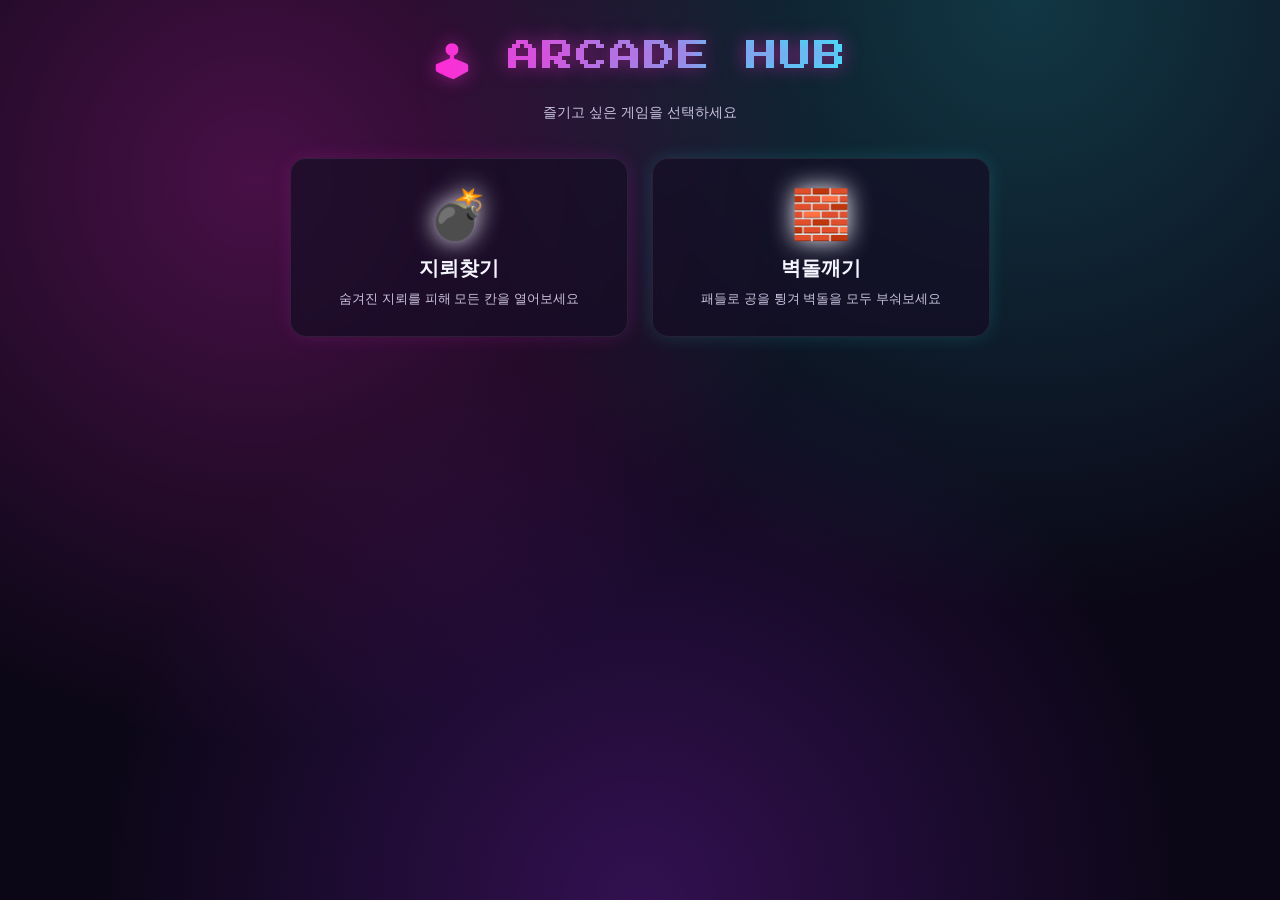
<file: index.html>
<!DOCTYPE html>
<html lang="ko">
<head>
<meta charset="UTF-8">
<title>아케이드 허브</title>
<link rel="stylesheet" href="arcade.css">
<style>
  .subtitle {
    color: #c9c2e0;
    margin-bottom: 36px;
    font-size: 14px;
    text-align: center;
  }
  .grid {
    display: grid;
    grid-template-columns: repeat(auto-fit, minmax(220px, 1fr));
    gap: 24px;
    max-width: 700px;
    width: 100%;
  }
  .card {
    display: block;
    text-decoration: none;
    color: inherit;
    padding: 28px 20px;
    border-radius: 16px;
    text-align: center;
    transition: transform 0.25s, box-shadow 0.25s, border-color 0.25s;
    border: 1px solid rgba(255,255,255,0.08);
  }
  .card .icon {
    font-size: 48px;
    display: block;
    margin-bottom: 12px;
    filter: drop-shadow(0 0 12px currentColor);
  }
  .card h2 {
    margin: 0 0 8px;
    font-size: 20px;
  }
  .card p {
    margin: 0;
    font-size: 13px;
    color: #c9c2e0;
  }
  .card.mine { box-shadow: 0 0 18px rgba(255, 43, 214, 0.15); }
  .card.mine:hover { transform: translateY(-6px) scale(1.03); border-color: var(--neon-pink); box-shadow: 0 0 28px rgba(255, 43, 214, 0.55); }
  .card.brick { box-shadow: 0 0 18px rgba(43, 247, 255, 0.15); }
  .card.brick:hover { transform: translateY(-6px) scale(1.03); border-color: var(--neon-cyan); box-shadow: 0 0 28px rgba(43, 247, 255, 0.55); }
</style>
</head>
<body>

<div class="arcade-title">🕹️ ARCADE HUB</div>
<div class="subtitle">즐기고 싶은 게임을 선택하세요</div>

<div class="grid">
  <a class="card panel-glass mine" href="minesweeper.html">
    <span class="icon">💣</span>
    <h2>지뢰찾기</h2>
    <p>숨겨진 지뢰를 피해 모든 칸을 열어보세요</p>
  </a>
  <a class="card panel-glass brick" href="breakout.html">
    <span class="icon">🧱</span>
    <h2>벽돌깨기</h2>
    <p>패들로 공을 튕겨 벽돌을 모두 부숴보세요</p>
  </a>
</div>

</body>
</html>
</file>
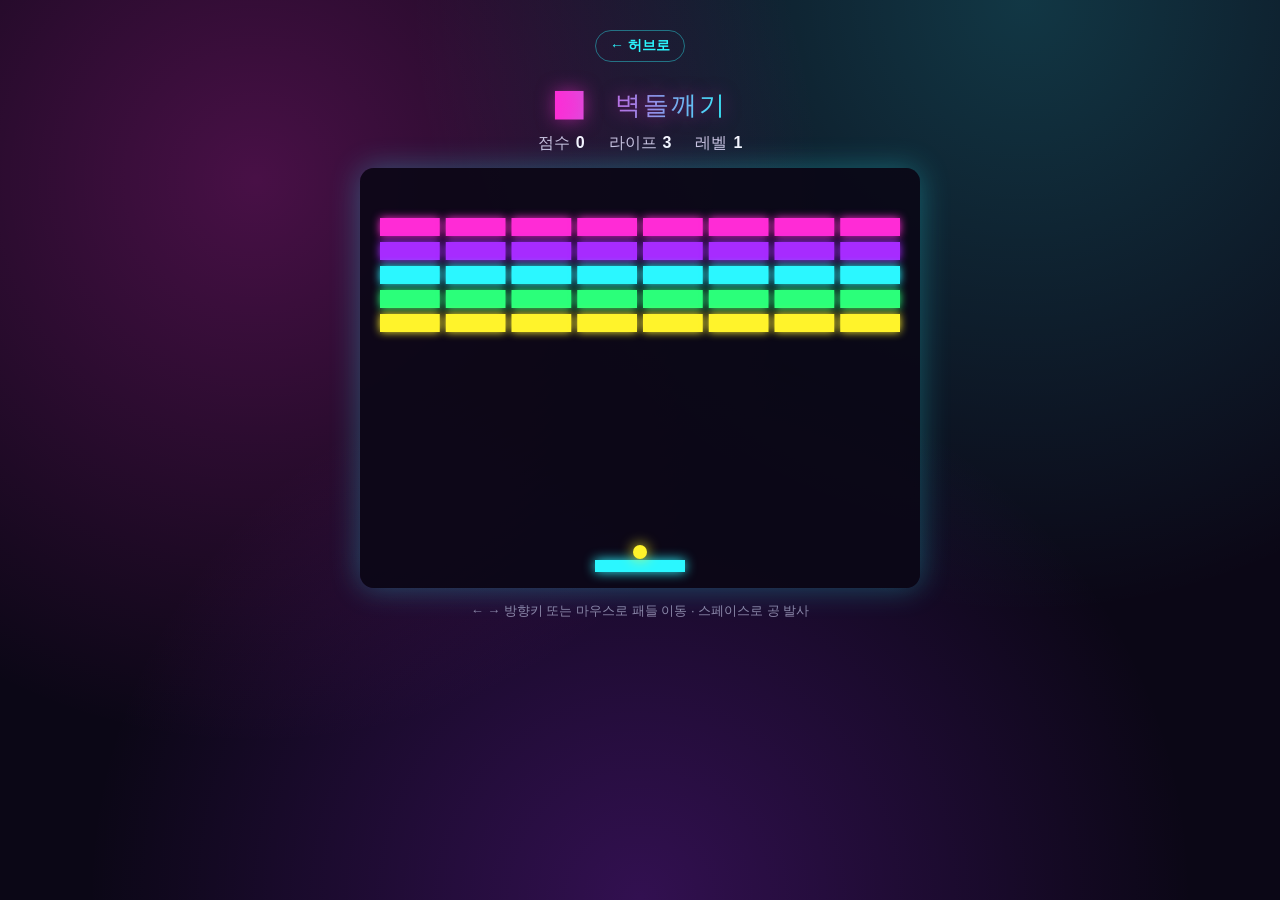
<file: breakout.html>
<!DOCTYPE html>
<html lang="ko">
<head>
<meta charset="UTF-8">
<title>벽돌깨기</title>
<link rel="stylesheet" href="arcade.css">
<style>
  .arcade-title { font-size: 26px; margin-bottom: 10px; }
  #hud {
    display: flex;
    gap: 24px;
    margin-bottom: 14px;
    font-weight: bold;
    font-size: 16px;
  }
  #hud span.label { color: #c9c2e0; font-weight: normal; margin-right: 6px; }
  #wrap { position: relative; }
  canvas {
    background: rgba(11, 7, 22, 0.9);
    border-radius: 14px;
    box-shadow: 0 0 30px rgba(43, 247, 255, 0.3);
    display: block;
  }
  #overlay {
    position: absolute;
    inset: 0;
    display: none;
    flex-direction: column;
    align-items: center;
    justify-content: center;
    gap: 14px;
    background: rgba(11, 7, 22, 0.85);
    border-radius: 14px;
    text-align: center;
  }
  #overlay h2 { margin: 0; font-size: 22px; }
  #overlay.show { display: flex; }
  #hint { margin-top: 14px; color: #8d86a8; font-size: 13px; }
</style>
</head>
<body>

<a class="hub-link" href="index.html">← 허브로</a>
<div class="arcade-title">🧱 벽돌깨기</div>

<div id="hud">
  <div><span class="label">점수</span><span id="score">0</span></div>
  <div><span class="label">라이프</span><span id="lives">3</span></div>
  <div><span class="label">레벨</span><span id="level">1</span></div>
</div>

<div id="wrap">
  <canvas id="game" width="560" height="420"></canvas>
  <div id="overlay">
    <h2 id="overlayText"></h2>
    <button class="neon-btn" id="restart">다시 시작</button>
  </div>
</div>

<div id="hint">← → 방향키 또는 마우스로 패들 이동 · 스페이스로 공 발사</div>

<script>
const canvas = document.getElementById('game');
const ctx = canvas.getContext('2d');
const W = canvas.width, H = canvas.height;

const scoreEl = document.getElementById('score');
const livesEl = document.getElementById('lives');
const levelEl = document.getElementById('level');
const overlay = document.getElementById('overlay');
const overlayText = document.getElementById('overlayText');
const restartBtn = document.getElementById('restart');

const PADDLE_W = 90, PADDLE_H = 12;
const BALL_R = 7;
const BRICK_ROWS = 5, BRICK_COLS = 8;
const BRICK_PAD = 6, BRICK_TOP = 50, BRICK_SIDE = 20;
const COLORS = ['#ff2bd6', '#a72bff', '#2bf7ff', '#2bff7a', '#fff32b'];

let paddle, ball, bricks, score, lives, level, running, launched, leftDown, rightDown;

function brickSize() {
  const w = (W - BRICK_SIDE * 2 - BRICK_PAD * (BRICK_COLS - 1)) / BRICK_COLS;
  return { w, h: 18 };
}

function initLevel(keepScore) {
  paddle = { x: W / 2 - PADDLE_W / 2, y: H - 28, w: PADDLE_W, h: PADDLE_H, speed: 7 };
  const speed = 4 + (level - 1) * 0.6;
  ball = { x: W / 2, y: paddle.y - BALL_R - 1, dx: speed * 0.6, dy: -speed, r: BALL_R };
  launched = false;

  const { w: bw, h: bh } = brickSize();
  bricks = [];
  for (let r = 0; r < BRICK_ROWS; r++) {
    for (let c = 0; c < BRICK_COLS; c++) {
      bricks.push({
        x: BRICK_SIDE + c * (bw + BRICK_PAD),
        y: BRICK_TOP + r * (bh + BRICK_PAD),
        w: bw, h: bh,
        alive: true,
        color: COLORS[r % COLORS.length],
      });
    }
  }
  if (!keepScore) { score = 0; lives = 3; level = 1; }
  scoreEl.textContent = score;
  livesEl.textContent = lives;
  levelEl.textContent = level;
}

function resetGame() {
  score = 0; lives = 3; level = 1;
  initLevel(true);
  running = true;
  overlay.classList.remove('show');
}

function loseLife() {
  lives--;
  livesEl.textContent = lives;
  if (lives <= 0) {
    endGame(false);
  } else {
    ball.x = W / 2;
    ball.y = paddle.y - BALL_R - 1;
    const speed = 4 + (level - 1) * 0.6;
    ball.dx = speed * 0.6;
    ball.dy = -speed;
    launched = false;
  }
}

function endGame(won) {
  running = false;
  overlay.classList.add('show');
  overlayText.textContent = won ? '🎉 모든 레벨 클리어!' : '💥 게임 오버';
}

function nextLevel() {
  level++;
  levelEl.textContent = level;
  if (level > 3) {
    endGame(true);
    return;
  }
  initLevel(true);
}

function update() {
  if (!running) return;

  if (leftDown) paddle.x -= paddle.speed;
  if (rightDown) paddle.x += paddle.speed;
  paddle.x = Math.max(0, Math.min(W - paddle.w, paddle.x));

  if (!launched) {
    ball.x = paddle.x + paddle.w / 2;
    ball.y = paddle.y - ball.r - 1;
    return;
  }

  ball.x += ball.dx;
  ball.y += ball.dy;

  if (ball.x - ball.r < 0) { ball.x = ball.r; ball.dx *= -1; }
  if (ball.x + ball.r > W) { ball.x = W - ball.r; ball.dx *= -1; }
  if (ball.y - ball.r < 0) { ball.y = ball.r; ball.dy *= -1; }

  if (ball.y + ball.r > H) {
    loseLife();
    return;
  }

  if (ball.y + ball.r >= paddle.y &&
      ball.y + ball.r <= paddle.y + paddle.h + 6 &&
      ball.x >= paddle.x &&
      ball.x <= paddle.x + paddle.w &&
      ball.dy > 0) {
    const hit = (ball.x - (paddle.x + paddle.w / 2)) / (paddle.w / 2);
    const speed = Math.hypot(ball.dx, ball.dy);
    ball.dx = hit * speed;
    ball.dy = -Math.sqrt(Math.max(speed * speed - ball.dx * ball.dx, (speed * 0.5) ** 2));
    ball.y = paddle.y - ball.r - 1;
  }

  let aliveCount = 0;
  for (const b of bricks) {
    if (!b.alive) continue;
    aliveCount++;
    if (ball.x + ball.r > b.x && ball.x - ball.r < b.x + b.w &&
        ball.y + ball.r > b.y && ball.y - ball.r < b.y + b.h) {
      b.alive = false;
      score += 10;
      scoreEl.textContent = score;

      const overlapLeft = (ball.x + ball.r) - b.x;
      const overlapRight = (b.x + b.w) - (ball.x - ball.r);
      const overlapTop = (ball.y + ball.r) - b.y;
      const overlapBottom = (b.y + b.h) - (ball.y - ball.r);
      const minOverlap = Math.min(overlapLeft, overlapRight, overlapTop, overlapBottom);
      if (minOverlap === overlapLeft || minOverlap === overlapRight) ball.dx *= -1;
      else ball.dy *= -1;
      aliveCount--;
      break;
    }
  }

  if (aliveCount === 0) nextLevel();
}

function draw() {
  ctx.clearRect(0, 0, W, H);

  for (const b of bricks) {
    if (!b.alive) continue;
    ctx.fillStyle = b.color;
    ctx.shadowColor = b.color;
    ctx.shadowBlur = 8;
    ctx.fillRect(b.x, b.y, b.w, b.h);
  }
  ctx.shadowBlur = 0;

  ctx.fillStyle = '#2bf7ff';
  ctx.shadowColor = '#2bf7ff';
  ctx.shadowBlur = 12;
  ctx.fillRect(paddle.x, paddle.y, paddle.w, paddle.h);

  ctx.beginPath();
  ctx.fillStyle = '#fff32b';
  ctx.shadowColor = '#fff32b';
  ctx.shadowBlur = 14;
  ctx.arc(ball.x, ball.y, ball.r, 0, Math.PI * 2);
  ctx.fill();
  ctx.shadowBlur = 0;
}

function loop() {
  update();
  draw();
  requestAnimationFrame(loop);
}

document.addEventListener('keydown', (e) => {
  if (e.key === 'ArrowLeft') leftDown = true;
  if (e.key === 'ArrowRight') rightDown = true;
  if (e.key === ' ') launched = true;
});
document.addEventListener('keyup', (e) => {
  if (e.key === 'ArrowLeft') leftDown = false;
  if (e.key === 'ArrowRight') rightDown = false;
});
canvas.addEventListener('mousemove', (e) => {
  const rect = canvas.getBoundingClientRect();
  const x = e.clientX - rect.left;
  paddle.x = Math.max(0, Math.min(W - paddle.w, x - paddle.w / 2));
});
canvas.addEventListener('click', () => { launched = true; });
restartBtn.addEventListener('click', resetGame);

resetGame();
loop();
</script>
</body>
</html>
</file>
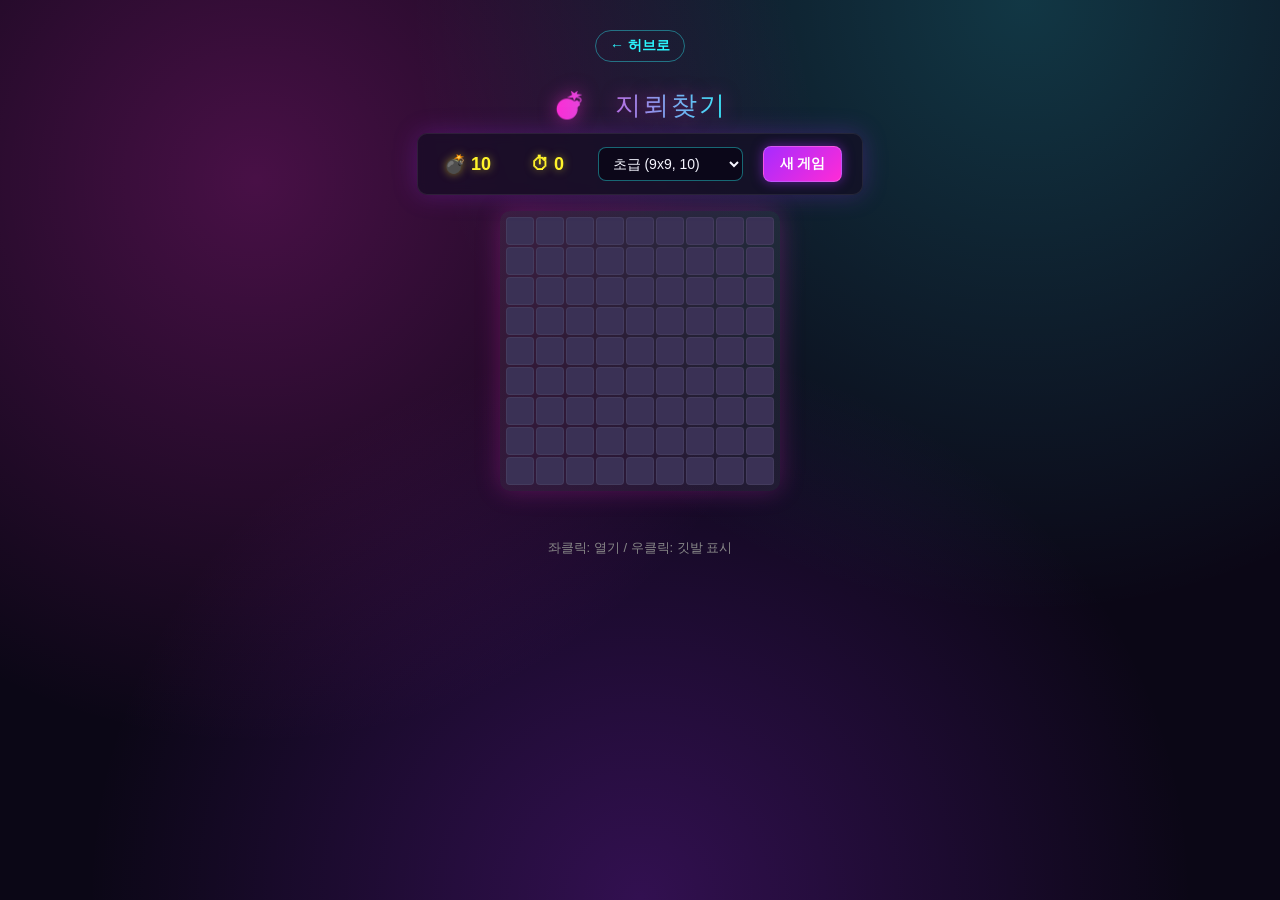
<file: minesweeper.html>
<!DOCTYPE html>
<html lang="ko">
<head>
<meta charset="UTF-8">
<title>지뢰찾기</title>
<link rel="stylesheet" href="arcade.css">
<style>
  .arcade-title { font-size: 26px; margin-bottom: 10px; }
  #panel {
    display: flex;
    align-items: center;
    gap: 20px;
    padding: 12px 20px;
    border-radius: 10px;
    margin-bottom: 16px;
  }
  #panel div { font-size: 18px; font-weight: bold; min-width: 60px; text-align: center; color: var(--neon-yellow); text-shadow: 0 0 8px rgba(255,243,43,0.5); }
  #board {
    display: grid;
    gap: 2px;
    background: rgba(255,255,255,0.06);
    padding: 6px;
    border-radius: 10px;
    box-shadow: 0 0 24px rgba(255, 43, 214, 0.25);
  }
  .cell {
    width: 28px;
    height: 28px;
    background: #3a3155;
    border: 1px solid rgba(255,255,255,0.05);
    border-radius: 4px;
    display: flex;
    align-items: center;
    justify-content: center;
    font-size: 14px;
    font-weight: bold;
    cursor: pointer;
    user-select: none;
    transition: background 0.1s;
  }
  .cell.revealed {
    background: #e7e3f5;
    color: #2a2140;
    cursor: default;
  }
  .cell.mine.revealed { background: var(--neon-pink); box-shadow: 0 0 10px var(--neon-pink); }
  .cell.flag { background: var(--neon-yellow); color: #2a2140; }
  .cell:hover:not(.revealed) { background: #564a7d; box-shadow: 0 0 8px rgba(43, 247, 255, 0.4); }
  #message { margin-top: 14px; font-size: 18px; font-weight: bold; height: 24px; }
  .n1 { color: #4d9bff; } .n2 { color: #2bff7a; } .n3 { color: #ff5b5b; }
  .n4 { color: #c77bff; } .n5 { color: #ff8a3d; } .n6 { color: #2bf7ff; }
  .n7 { color: #ffffff; } .n8 { color: #a59fc0; }
</style>
</head>
<body>

<a class="hub-link" href="index.html">← 허브로</a>
<div class="arcade-title">💣 지뢰찾기</div>

<div id="panel" class="panel-glass">
  <div id="mineCount">💣 10</div>
  <div id="timer">⏱ 0</div>
  <select id="difficulty" class="neon-select">
    <option value="easy">초급 (9x9, 10)</option>
    <option value="medium">중급 (16x16, 40)</option>
    <option value="hard">고급 (16x30, 99)</option>
  </select>
  <button id="reset" class="neon-btn">새 게임</button>
</div>

<div id="board"></div>
<div id="message"></div>
<div style="margin-top:10px; color:#888; font-size:13px;">좌클릭: 열기 / 우클릭: 깃발 표시</div>

<script>
const boardEl = document.getElementById('board');
const mineCountEl = document.getElementById('mineCount');
const timerEl = document.getElementById('timer');
const messageEl = document.getElementById('message');
const difficultySel = document.getElementById('difficulty');
const resetBtn = document.getElementById('reset');

const DIFFICULTIES = {
  easy: { rows: 9, cols: 9, mines: 10 },
  medium: { rows: 16, cols: 16, mines: 40 },
  hard: { rows: 16, cols: 30, mines: 99 },
};

let rows, cols, mines, grid, revealedCount, flagsPlaced, gameOver, gameWon, firstClick, timerInterval, seconds;

function init() {
  const d = DIFFICULTIES[difficultySel.value];
  rows = d.rows; cols = d.cols; mines = d.mines;
  grid = [];
  revealedCount = 0;
  flagsPlaced = 0;
  gameOver = false;
  gameWon = false;
  firstClick = true;
  seconds = 0;
  clearInterval(timerInterval);
  timerEl.textContent = '⏱ 0';
  mineCountEl.textContent = '💣 ' + mines;
  messageEl.textContent = '';

  for (let r = 0; r < rows; r++) {
    const row = [];
    for (let c = 0; c < cols; c++) {
      row.push({ mine: false, revealed: false, flagged: false, count: 0 });
    }
    grid.push(row);
  }

  boardEl.style.gridTemplateColumns = `repeat(${cols}, 28px)`;
  boardEl.innerHTML = '';
  for (let r = 0; r < rows; r++) {
    for (let c = 0; c < cols; c++) {
      const cell = document.createElement('div');
      cell.className = 'cell';
      cell.dataset.r = r;
      cell.dataset.c = c;
      cell.addEventListener('click', onLeftClick);
      cell.addEventListener('contextmenu', onRightClick);
      boardEl.appendChild(cell);
    }
  }
}

function placeMines(excludeR, excludeC) {
  let placed = 0;
  while (placed < mines) {
    const r = Math.floor(Math.random() * rows);
    const c = Math.floor(Math.random() * cols);
    if (grid[r][c].mine) continue;
    if (Math.abs(r - excludeR) <= 1 && Math.abs(c - excludeC) <= 1) continue;
    grid[r][c].mine = true;
    placed++;
  }
  for (let r = 0; r < rows; r++) {
    for (let c = 0; c < cols; c++) {
      if (grid[r][c].mine) continue;
      grid[r][c].count = countNeighborMines(r, c);
    }
  }
}

function countNeighborMines(r, c) {
  let count = 0;
  for (let dr = -1; dr <= 1; dr++) {
    for (let dc = -1; dc <= 1; dc++) {
      if (dr === 0 && dc === 0) continue;
      const nr = r + dr, nc = c + dc;
      if (nr >= 0 && nr < rows && nc >= 0 && nc < cols && grid[nr][nc].mine) count++;
    }
  }
  return count;
}

function startTimer() {
  timerInterval = setInterval(() => {
    seconds++;
    timerEl.textContent = '⏱ ' + seconds;
  }, 1000);
}

function getCellEl(r, c) {
  return boardEl.children[r * cols + c];
}

function onLeftClick(e) {
  if (gameOver || gameWon) return;
  const r = parseInt(e.currentTarget.dataset.r);
  const c = parseInt(e.currentTarget.dataset.c);
  const cell = grid[r][c];
  if (cell.flagged || cell.revealed) return;

  if (firstClick) {
    placeMines(r, c);
    firstClick = false;
    startTimer();
  }

  if (cell.mine) {
    revealAllMines();
    endGame(false);
    return;
  }

  reveal(r, c);
  checkWin();
}

function onRightClick(e) {
  e.preventDefault();
  if (gameOver || gameWon) return;
  const r = parseInt(e.currentTarget.dataset.r);
  const c = parseInt(e.currentTarget.dataset.c);
  const cell = grid[r][c];
  if (cell.revealed) return;

  cell.flagged = !cell.flagged;
  flagsPlaced += cell.flagged ? 1 : -1;
  mineCountEl.textContent = '💣 ' + (mines - flagsPlaced);
  renderCell(r, c);
}

function reveal(r, c) {
  if (r < 0 || r >= rows || c < 0 || c >= cols) return;
  const cell = grid[r][c];
  if (cell.revealed || cell.flagged) return;
  cell.revealed = true;
  revealedCount++;
  renderCell(r, c);

  if (cell.count === 0 && !cell.mine) {
    for (let dr = -1; dr <= 1; dr++) {
      for (let dc = -1; dc <= 1; dc++) {
        if (dr === 0 && dc === 0) continue;
        reveal(r + dr, c + dc);
      }
    }
  }
}

function renderCell(r, c) {
  const cell = grid[r][c];
  const el = getCellEl(r, c);
  el.className = 'cell';
  el.textContent = '';

  if (cell.flagged && !cell.revealed) {
    el.classList.add('flag');
    el.textContent = '🚩';
    return;
  }

  if (!cell.revealed) return;

  el.classList.add('revealed');
  if (cell.mine) {
    el.classList.add('mine');
    el.textContent = '💣';
  } else if (cell.count > 0) {
    el.textContent = cell.count;
    el.classList.add('n' + cell.count);
  }
}

function revealAllMines() {
  for (let r = 0; r < rows; r++) {
    for (let c = 0; c < cols; c++) {
      if (grid[r][c].mine) {
        grid[r][c].revealed = true;
        renderCell(r, c);
      }
    }
  }
}

function checkWin() {
  if (revealedCount === rows * cols - mines) {
    endGame(true);
  }
}

function endGame(won) {
  gameOver = !won;
  gameWon = won;
  clearInterval(timerInterval);
  messageEl.textContent = won ? '🎉 승리했습니다!' : '💥 게임 오버!';
  messageEl.style.color = won ? '#27ae60' : '#e74c3c';
}

resetBtn.addEventListener('click', init);
difficultySel.addEventListener('change', init);

init();
</script>
</body>
</html>
</file>
<file: arcade.css>
@import url('https://fonts.googleapis.com/css2?family=Press+Start+2P&display=swap');

:root {
  --neon-pink: #ff2bd6;
  --neon-cyan: #2bf7ff;
  --neon-yellow: #fff32b;
  --neon-purple: #a72bff;
  --neon-green: #2bff7a;
  --bg-deep: #0b0716;
}

* { box-sizing: border-box; }

body {
  margin: 0;
  min-height: 100vh;
  font-family: -apple-system, "Malgun Gothic", sans-serif;
  color: #f5f5ff;
  background:
    radial-gradient(circle at 20% 20%, rgba(255, 43, 214, 0.25), transparent 45%),
    radial-gradient(circle at 80% 0%, rgba(43, 247, 255, 0.2), transparent 45%),
    radial-gradient(circle at 50% 100%, rgba(167, 43, 255, 0.25), transparent 50%),
    var(--bg-deep);
  display: flex;
  flex-direction: column;
  align-items: center;
  padding: 30px 16px 50px;
}

.arcade-title {
  font-family: "Press Start 2P", -apple-system, sans-serif;
  font-size: 32px;
  text-align: center;
  letter-spacing: 2px;
  margin: 10px 0 24px;
  background: linear-gradient(90deg, var(--neon-pink), var(--neon-cyan), var(--neon-yellow));
  background-size: 200% auto;
  -webkit-background-clip: text;
  background-clip: text;
  color: transparent;
  animation: shine 3s linear infinite, flicker 4s infinite;
  text-shadow: 0 0 18px rgba(255, 43, 214, 0.5);
}

@keyframes shine {
  to { background-position: 200% center; }
}

@keyframes flicker {
  0%, 96%, 100% { opacity: 1; }
  97% { opacity: 0.85; }
  98% { opacity: 1; }
}

.hub-link {
  display: inline-flex;
  align-items: center;
  gap: 6px;
  color: var(--neon-cyan);
  text-decoration: none;
  font-weight: bold;
  font-size: 14px;
  margin-bottom: 16px;
  padding: 6px 14px;
  border: 1px solid rgba(43, 247, 255, 0.4);
  border-radius: 20px;
  transition: all 0.2s;
}

.hub-link:hover {
  background: rgba(43, 247, 255, 0.15);
  box-shadow: 0 0 14px rgba(43, 247, 255, 0.5);
}

.neon-btn {
  font-size: 14px;
  padding: 8px 16px;
  border-radius: 8px;
  border: 1px solid rgba(255,255,255,0.2);
  cursor: pointer;
  font-weight: bold;
  background: linear-gradient(135deg, var(--neon-purple), var(--neon-pink));
  color: white;
  box-shadow: 0 0 12px rgba(167, 43, 255, 0.5);
  transition: transform 0.15s, box-shadow 0.15s;
}

.neon-btn:hover {
  transform: translateY(-2px);
  box-shadow: 0 0 20px rgba(255, 43, 214, 0.7);
}

select.neon-select {
  font-size: 14px;
  padding: 7px 10px;
  border-radius: 8px;
  border: 1px solid rgba(43, 247, 255, 0.4);
  background: rgba(11, 7, 22, 0.8);
  color: #f5f5ff;
  cursor: pointer;
}

.panel-glass {
  background: rgba(20, 14, 36, 0.7);
  border: 1px solid rgba(255, 255, 255, 0.08);
  backdrop-filter: blur(6px);
  border-radius: 14px;
  box-shadow: 0 0 24px rgba(167, 43, 255, 0.25);
}
</file>
